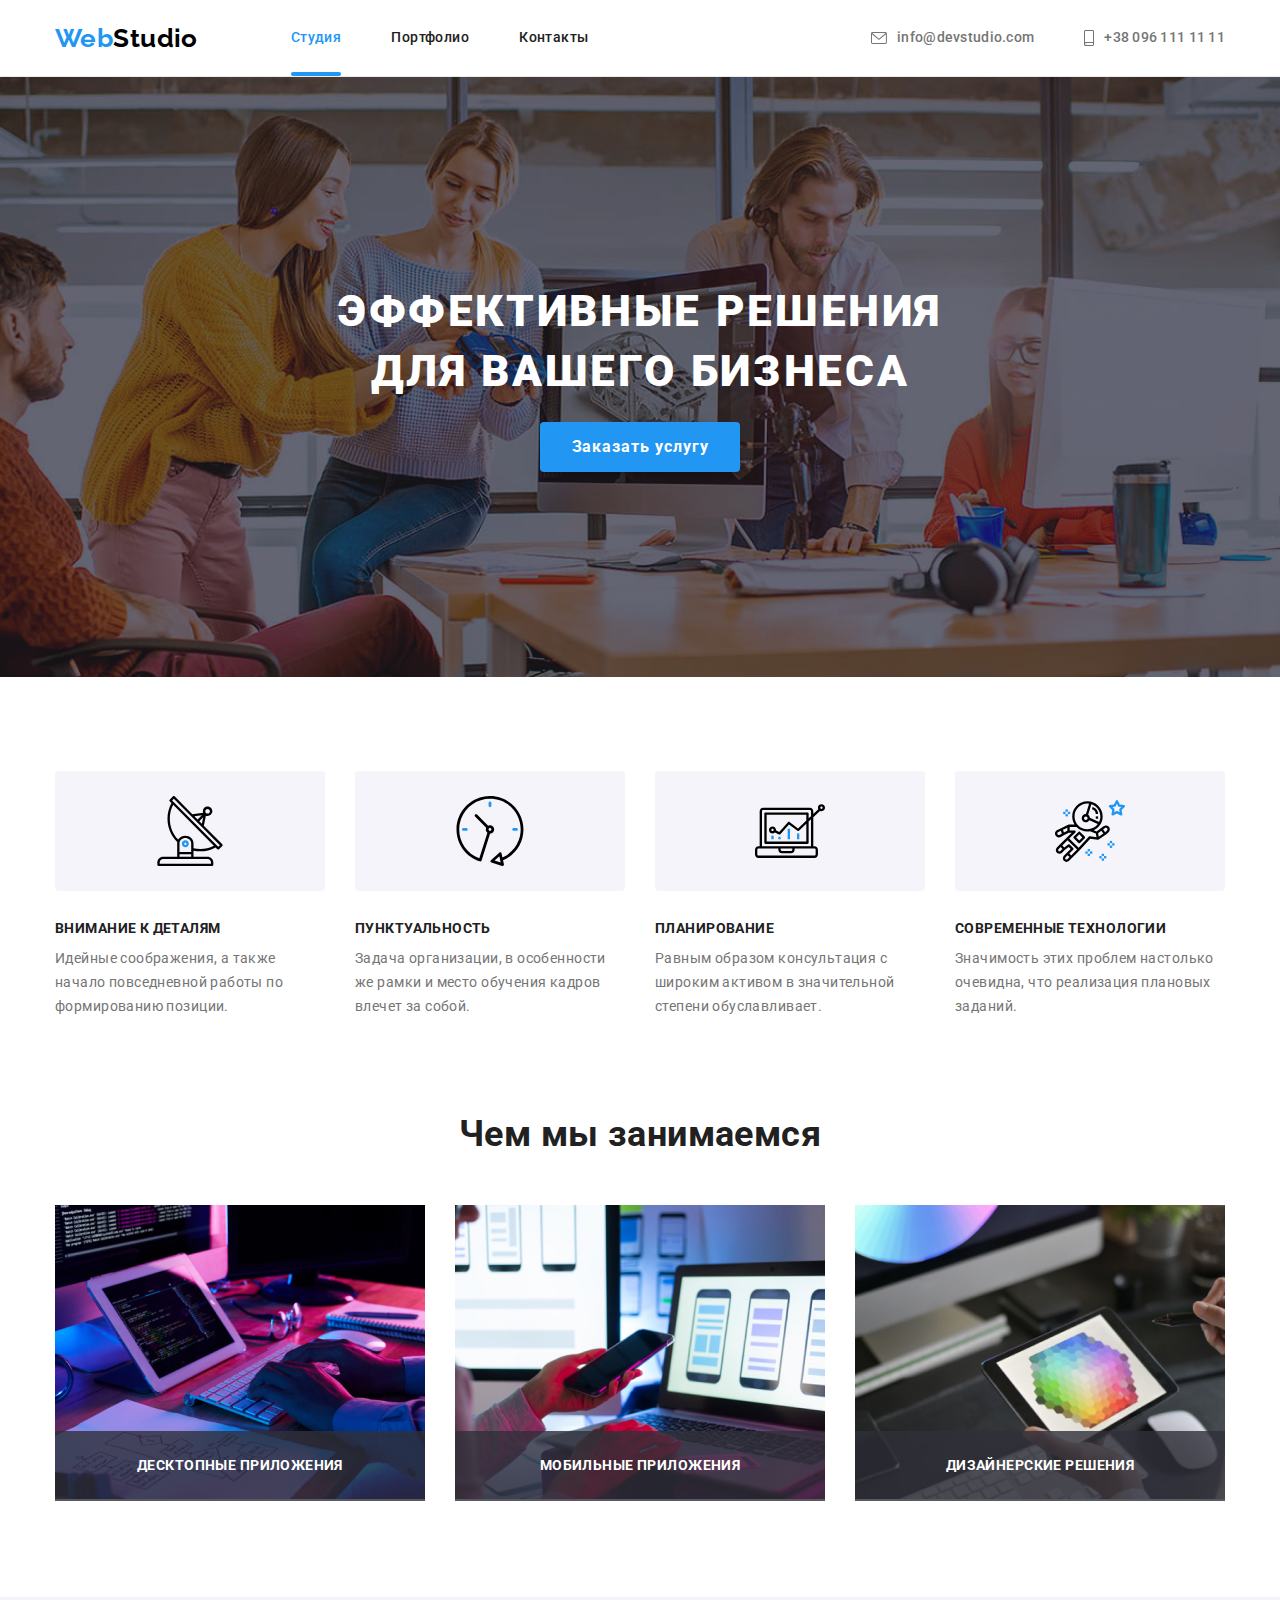
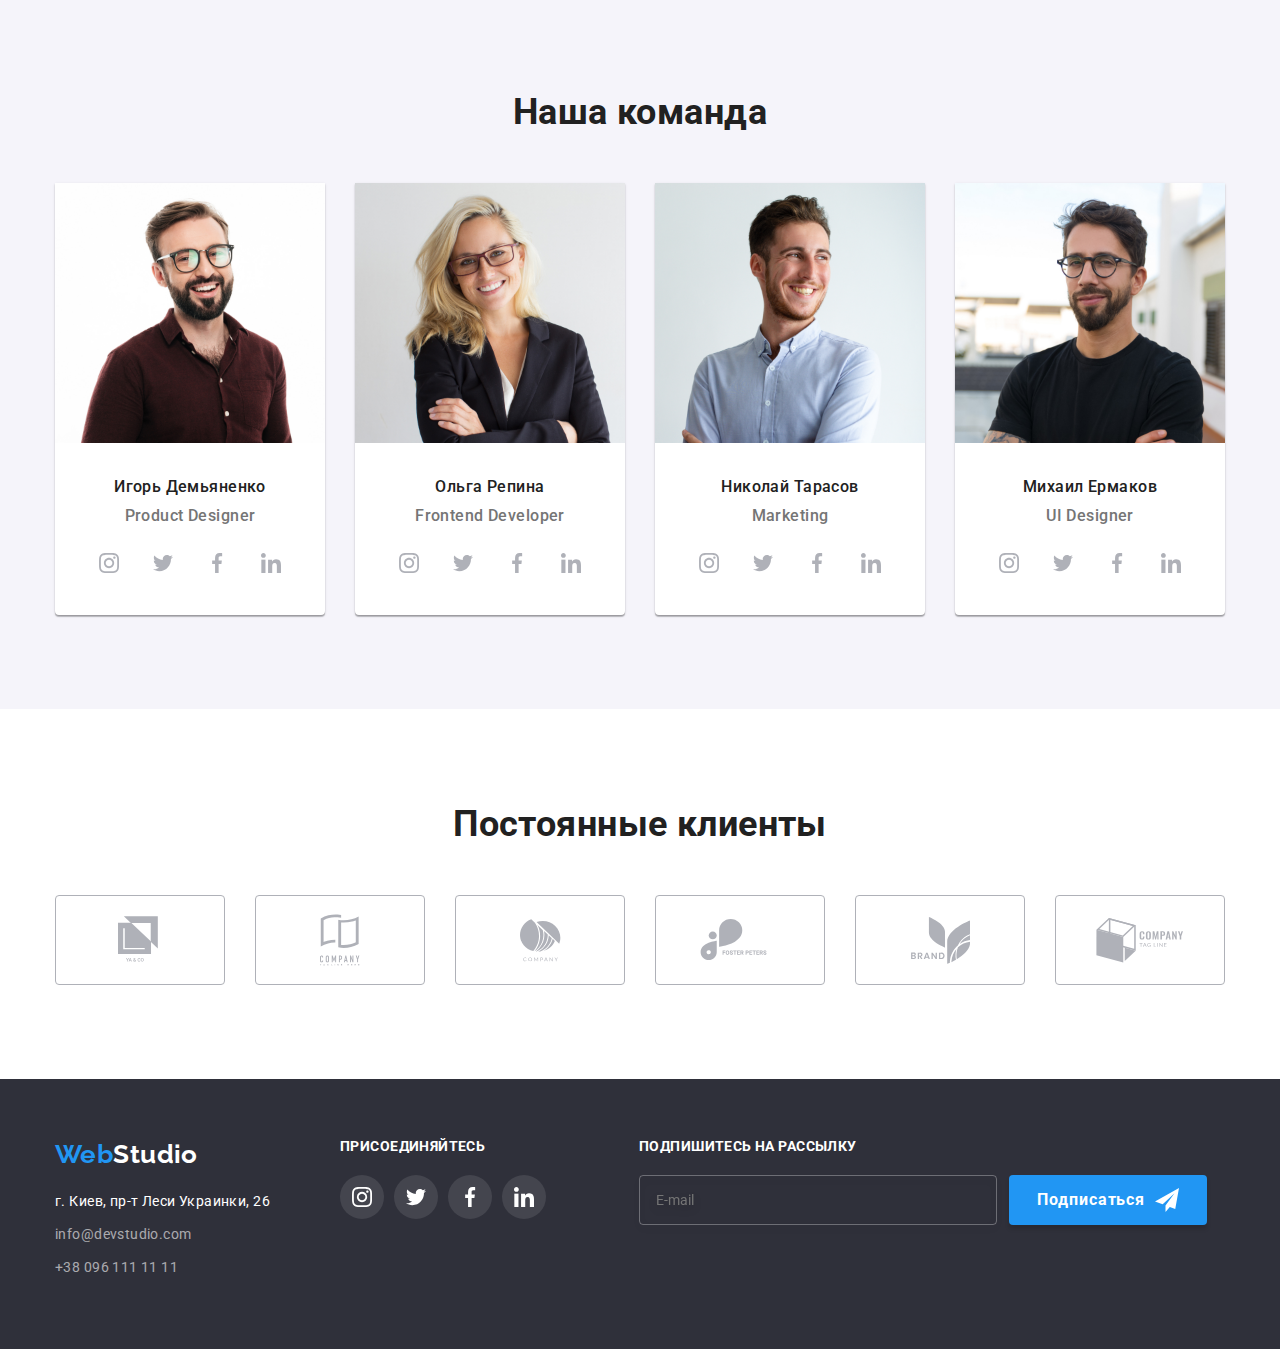
<file: index.html>
<!DOCTYPE html>
<html lang="en">
  <head>
    <meta charset="UTF-8" />
    <meta http-equiv="X-UA-Compatible" content="IE=edge" />
    <meta name="viewport" content="width=device-width, initial-scale=1.0" />
    <title>Studio</title>
    <link rel="preconnect" href="https://fonts.gstatic.com">
    <link href="https://fonts.googleapis.com/css2?family=Raleway:wght@700&family=Roboto:wght@400;500;700;900&display=swap" rel="stylesheet">   
    <link rel="stylesheet" href="./css/main.css">
  </head>
  <body>
    <header class="page-header">
      <div class="container page-header__container">
      <nav class="nav">
        <a class="nav__logo" href="./index.html"><span class="nav__logo--web">Web</span>Studio</a>
        <ul class="nav__list list">
          <li class="nav__list-item"><a href="./index.html" class="nav__link nav__link--current ">Студия</a></li>
          <li class="nav__list-item"><a href="./portfolio.html" class="nav__link"> Портфолио</a></li>
          <li class="nav__list-item"><a href="#" class="nav__link">Контакты</a></li>
        </ul>
      </nav>
        <a href="mailto:info@devstudio.com" class="page-header__contacts page-header__contacts--mail">
          <svg class="page-header__contacts-icon" height="12px" width="16px">
            <use href="./img/svg/sprite.svg#icon-envelope"></use>
          </svg>
          info@devstudio.com</a>
        <a href="tel:+380961111111" class="page-header__contacts">
          <svg class="page-header__contacts-icon" height="16px" width="10px">
          <use href="./img/svg/sprite.svg#icon-smartphone"></use>
        </svg>
        +38 096 111 11 11</a>
    </div>
    </header>
    <main> 
    <section class="hero">
      <div class="container hero__content">
      <h1 class="hero__title">Эффективные решения для вашего бизнеса</h1>
      <button class="btn hero__btn" type="button" data-modal-open>Заказать услугу</button>
    </div>
    </section> 
    <section class="section preferenses">
      <div class="container">
      <h2 class="title-hidden">Preferenses</h2>
      <ul class="preferenses__list list card">
        <li class="item mainfo">
          <div class="preferenses__svg">
          <svg class="preferenses__svg--icons">
            <use href="./img/svg/sprite.svg#icon-antenna"></use>
          </svg>
        </div>
          <h3 class="preferenses__titles">Внимание к деталям</h3>
          <p class="preferenses__text">
            Идейные соображения, а также начало повседневной работы по
            формированию позиции.
          </p>
        </li>
        <li class="item mainfo">
          <div class="preferenses__svg">
            <svg class="preferenses__svg--icons">
              <use href="./img/svg/sprite.svg#icon-clock"></use>
            </svg>
          </div>
          <h3 class="preferenses__titles">Пунктуальность</h3>
          <p class="preferenses__text">
            Задача организации, в особенности же рамки и место обучения кадров
            влечет за собой.
          </p>
        </li>
        <li class="item mainfo">
          <div class="preferenses__svg">
          <svg class="preferenses__svg--icons">
            <use href="./img/svg/sprite.svg#icon-diagram"></use>
          </svg>
        </div>
          <h3 class="preferenses__titles">Планирование</h3>
          <p class="preferenses__text">
            Равным образом консультация с широким активом в значительной степени
            обуславливает.
          </p>
        </li>
        <li class="item mainfo">
          <div class="preferenses__svg">
          <svg class="preferenses__svg--icons">
            <use href="./img/svg/sprite.svg#icon-astronaut"></use>
          </svg>
        </div>
          <h3 class="preferenses__titles">Современные технологии</h3>
          <p class="preferenses__text">
            Значимость этих проблем настолько очевидна, что реализация плановых
            заданий.
          </p>
        </li>
      </ul>
    </div>
    </section>
    <section class="section works">
      <div class="container">
      <h2 class="middle-title">Чем мы занимаемся</h2>
      <ul class="works__list list card">
        <li class="works__items item">
          <img
            src="./img/box_1.jpg"
            alt="first image"
            width="370"
          />
          <div class=works__overlay>
            <p class="works__overlay-text">Десктопные приложения</p>
          </div>
        </li>
        <li class="works__items item">
          <img
            src="./img/box_2.jpg"
            alt="second image"
            width="370"
          />
          <div class=works__overlay>
            <p class="works__overlay-text">Мобильные приложения</p>
          </div>
        </li>
        <li class="works__items item">
          <img
            src="./img/box_3.jpg"
            alt="third image"
            width="370"
          />
          <div class=works__overlay>
            <p class="works__overlay-text">Дизайнерские решения</p>
          </div>
        </li>
      </ul>
    </div>
    </section>
    <section class="section team">
      <div class="container">
        <h2 class="middle-title">Наша команда</h2>
        <ul class="team__list list card">
          <li class="item team__item">
            <img class="team__block" src="./img/igor.jpg" alt="Product Designer" 
            height="260" 
            width="270"/>
            <h3 class="team__title">Игорь Демьяненко</h3>
            <p class="team__block-text">Product Designer</p>
            <ul class="team__socials list team__block">
              <li class="team__socials-items">
                <a href="" class="team__socials-links">
                  <svg class="team__socials-icons">
                    <use href="./img/svg/sprite.svg#icon-instagram"></use>
                  </svg>
                </a>
              </li>
              <li class="team__socials-items">
                <a href="" class="team__socials-links">
                  <svg class="team__socials-icons">
                    <use href="./img/svg/sprite.svg#icon-twitter"></use>
                  </svg>
                </a>
              </li>
              <li class="team__socials-items">
                <a href="" class="team__socials-links">
                  <svg class="team__socials-icons">
                    <use href="./img/svg/sprite.svg#icon-facebook"></use>
                  </svg>
                </a>
              </li><li class="team__socials-items">
                <a href="" class="team__socials-links">
                  <svg class="team__socials-icons">
                    <use href="./img/svg/sprite.svg#icon-linkedin"></use>
                  </svg>
                </a>
              </li>
            </ul>
          </li>
          <li class="item team__item">
            <img class="team__block"
              src="./img/olga.jpg"
              alt="Frontend Developer"
              height="260" 
              width="270"/>
            <h3 class="team__title">Ольга Репина</h3>
            <p class="team__block-text">Frontend Developer</p>
            <ul class="team__socials list team__block">
              <li class="team__socials-items">
                <a href="" class="team__socials-links">
                  <svg class="team__socials-icons">
                    <use href="./img/svg/sprite.svg#icon-instagram"></use>
                  </svg>
                </a>
              </li>
              <li class="team__socials-items">
                <a href="" class="team__socials-links">
                  <svg class="team__socials-icons">
                    <use href="./img/svg/sprite.svg#icon-twitter"></use>
                  </svg>
                </a>
              </li>
              <li class="team__socials-items">
                <a href="" class="team__socials-links">
                  <svg class="team__socials-icons">
                    <use href="./img/svg/sprite.svg#icon-facebook"></use>
                  </svg>
                </a>
              </li><li class="team__socials-items">
                <a href="" class="team__socials-links">
                  <svg class="team__socials-icons">
                    <use href="./img/svg/sprite.svg#icon-linkedin"></use>
                  </svg>
                </a>
              </li>
            </ul>
          </li>
          <li class="item team__item">
            <img class="team__block" src="./img/nikolai.jpg" alt="Marketing" 
            height="260" 
            width="270"/>
            <h3 class="team__title">Николай Тарасов</h3>
            <p class="team__block-text">Marketing</p>
            <ul class="team__socials list team__block">
              <li class="team__socials-items">
                <a href="" class="team__socials-links">
                  <svg class="team__socials-icons">
                    <use href="./img/svg/sprite.svg#icon-instagram"></use>
                  </svg>
                </a>
              </li>
              <li class="team__socials-items">
                <a href="" class="team__socials-links">
                  <svg class="team__socials-icons">
                    <use href="./img/svg/sprite.svg#icon-twitter"></use>
                  </svg>
                </a>
              </li>
              <li class="team__socials-items">
                <a href="" class="team__socials-links">
                  <svg class="team__socials-icons">
                    <use href="./img/svg/sprite.svg#icon-facebook"></use>
                  </svg>
                </a>
              </li><li class="team__socials-items">
                <a href="" class="team__socials-links">
                  <svg class="team__socials-icons">
                    <use href="./img/svg/sprite.svg#icon-linkedin"></use>
                  </svg>
                </a>
              </li>
            </ul>
          </li>
          <li class="item team__item">
            <img class="team__block" src="./img/misha.jpg" alt="UI Designer" 
            height="260" 
            width="270"/>
            <h3 class="team__title">Михаил Ермаков</h3>
            <p class="team__block-text">UI Designer</p>
            <ul class="team__socials list team__block">
              <li class="team__socials-items">
                <a href="" class="team__socials-links">
                  <svg class="team__socials-icons">
                    <use href="./img/svg/sprite.svg#icon-instagram"></use>
                  </svg>
                </a>
              </li>
              <li class="team__socials-items">
                <a href="" class="team__socials-links">
                  <svg class="team__socials-icons">
                    <use href="./img/svg/sprite.svg#icon-twitter"></use>
                  </svg>
                </a>
              </li>
              <li class="team__socials-items">
                <a href="" class="team__socials-links">
                  <svg class="team__socials-icons">
                    <use href="./img/svg/sprite.svg#icon-facebook"></use>
                  </svg>
                </a>
              </li><li class="team__socials-items">
                <a href="" class="team__socials-links">
                  <svg class="team__socials-icons">
                    <use href="./img/svg/sprite.svg#icon-linkedin"></use>
                  </svg>
                </a>
              </li>
            </ul>
          </li>
        </ul>
      </div>
    </section> 
    <section class="section clients">
      <div class="container">
        <h2 class="middle-title">Постоянные клиенты</h2>
        <ul class="clients__list list">
          <li class="clients__item">
            <a href="" class="clients__link">
              <svg class="clients__icon" width="44px" height="49px">
                <use href="./img/svg/sprite.svg#icon-logo-1"></use>
              </svg>
            </a>
          </li>
          <li class="clients__item">
            <a href="" class="clients__link">
              <svg class="clients__icon" width="40px" height="52px">
                <use href="./img/svg/sprite.svg#icon-logo-2"></use>
              </svg>
            </a>
          </li>
          <li class="clients__item">
            <a href="" class="clients__link">
              <svg class="clients__icon" width="41px" height="43px">
                <use href="./img/svg/sprite.svg#icon-logo-3"></use>
              </svg>
            </a>
          </li>
          <li class="clients__item">
            <a href="" class="clients__link">
              <svg class="clients__icon" width="80px" height="42px">
                <use href="./img/svg/sprite.svg#icon-logo-4"></use>
              </svg>
            </a>
          </li>
          <li class="clients__item">
            <a href="" class="clients__link">
              <svg class="clients__icon" width="59px" height="47px">
                <use href="./img/svg/sprite.svg#icon-logo-5"></use>
              </svg>
            </a>
          </li>
          <li class="clients__item">
            <a href="" class="clients__link">
              <svg class="clients__icon" width="88px" height="45px">
                <use href="./img/svg/sprite.svg#icon-logo-6"></use>
              </svg>
            </a>
          </li>
        </ul>
      </div>
    </section>
    </main>
    <footer class="footer">
      <div class="container footer-section">
        <div class="footer__info">
          <a class="footer__logo" href="./index.html"><span class="nav__logo--web">Web</span>Studio</a>
          <address class="footer__address">
              <span class="footer__address-item">г. Киев, пр-т Леси Украинки, 26</span>
              <a class="footer__contacts" href="mailto:info@devstudio.com">info@devstudio.com</a>
              <a class="footer__contacts" href="tel:+380961111111">+38 096 111 11 11</a>
          </address>
        </div>
        <div class="footer__join-us">
          <p class="footer__join-us-text">присоединяйтесь</p>
          <ul class="footer__socials list">
            <li class="footer__socials-item">
              <a href="" class="footer__socials-links">
                <svg class="footer__socials-icons">
                  <use href="./img/svg/sprite.svg#icon-instagram"></use>
                </svg>
              </a>
            </li>
            <li class="footer__socials-item">
              <a href="" class="footer__socials-links">
                <svg class="footer__socials-icons">
                  <use href="./img/svg/sprite.svg#icon-twitter"></use>
                </svg>
              </a>
            </li>
            <li class="footer__socials-item">
              <a href="" class="footer__socials-links">
                <svg class="footer__socials-icons">
                  <use href="./img/svg/sprite.svg#icon-facebook"></use>
                </svg>
              </a>
            </li>
            <li class="footer__socials-item">
              <a href="" class="footer__socials-links">
                <svg class="footer__socials-icons">
                  <use href="./img/svg/sprite.svg#icon-linkedin"></use>
                </svg>
              </a>
            </li>
          </ul>
        </div>
        <div class="footer__subscribe-form">
          <p class="footer__join-us-text">подпишитесь на рассылку</p>
        <form class="subscribe">
          <label for="sub-email" class="sub__label">
          <input class="sub__input" type="email" required id="sub-email" placeholder="E-mail">
          </label>
          <button type="submit" class="btn sub__btn">
            Подписаться
            <svg class="sub__svg" width="24px" height="24px">
              <use href="./img/svg/sprite2.svg#icon-send"></use>
            </svg>
          </button>
        </form>
        </div>
      </div>
    </footer> 
     <div class="backdrop is-hidden" data-modal> 
      <div class="modal">
        <button class="modal__close-btn" data-modal-close>
          <svg class="modal__close-svg" width="18" height="18" viewBox="0 0 18 18" fill="none" xmlns="http://www.w3.org/2000/svg">
            <path d="M15 4.10786L13.8921 3L9.5 7.39214L5.10786 3L4 4.10786L8.39214 8.5L4 12.8921L5.10786 14L9.5 9.60786L13.8921 14L15 12.8921L10.6079 8.5L15 4.10786Z" />
          </svg>
        </button>
        <h2 class="modal__title">Оставьте свои данные, мы вам перезвоним</h2>
        <form name="user-contacts" class="modal-form">
            <label for="your-name" class="modal__label">Имя
            <input type="text" id="your-name" name="user-name" required class="modal-form-inputs modal__inputs" pattern="^[a-zA-ZА-Яа-яЁё\s]+$" />
            <svg class="modal-form__svg" id="your-name">
              <use href="./img/svg/sprite2.svg#person"></use>
            </svg>
          </label>
            <label for="tel" class="modal__label">Телефон
            <input type="tel" name="user-tel" required id="tel" class="modal-form-inputs modal__inputs" pattern="[0-9]{10}" />
            <svg class="modal-form__svg" id="tel">
              <use href="./img/svg/sprite2.svg#phone"></use>
            </svg>
          </label>
            <label for="email" class="modal__label">Почта
            <input type="email" name="user-email" required id="email" class="modal-form-inputs modal__inputs" />
            <svg class="modal-form__svg" id="email">
              <use href="./img/svg/sprite2.svg#email"></use>
            </svg>
          </label>
          <label for="comment" class="modal__label modal-labels">Комментарий
            <textarea name="comment" id="comment" placeholder="Введите текст" class="modal-form-textarea modal__inputs"></textarea>
          </label>
            <input type="checkbox" name="user-checkbox" required id="checkbox"  class="checkbox title-hidden"/>
            <label for="checkbox" class="modal-form-checkbox">Соглашаюсь с рассылкой и принимаю <a href="#" class="modal--link">Условия договора</a></label>
          <button type="submit" class="btn modal__btn">Отправить</button>
        </form>
      </div>
    </div>
    <script src="./js/modal.js"></script>
  </body>
</html>
</file>
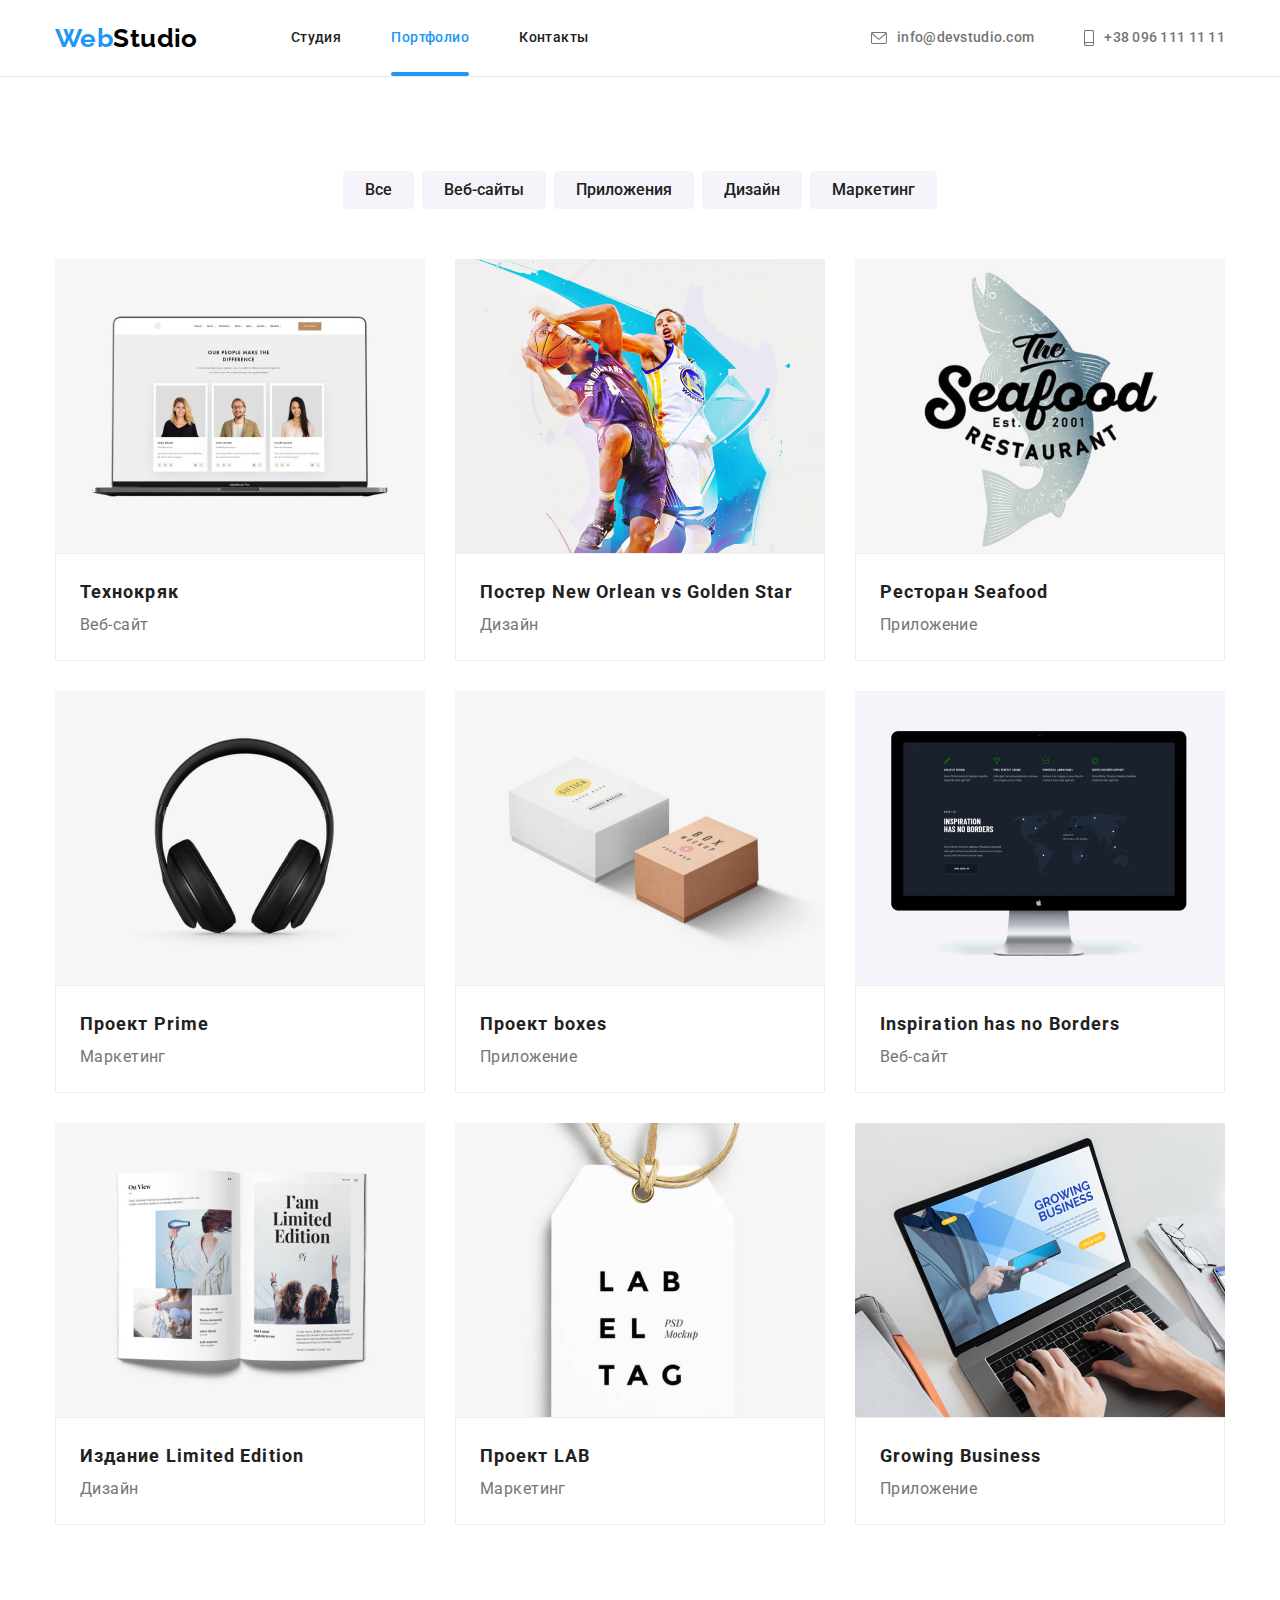
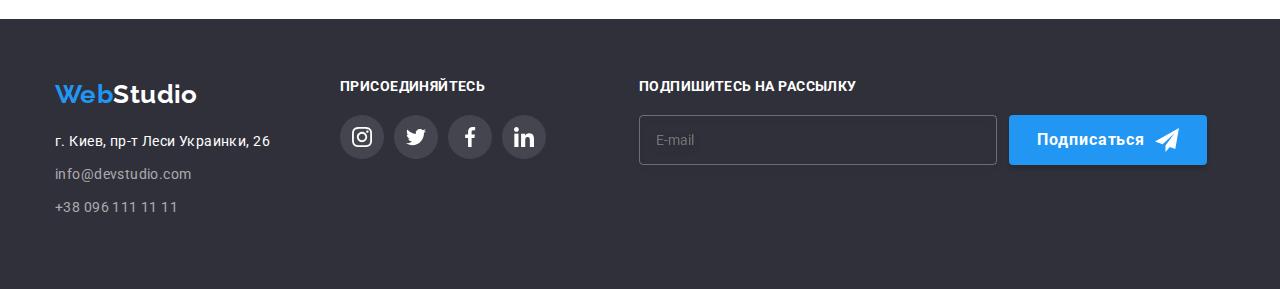
<file: portfolio.html>
<!DOCTYPE html>
<html lang="en">
<head>
    <meta charset="UTF-8">
    <meta http-equiv="X-UA-Compatible" content="IE=edge">
    <meta name="viewport" content="width=device-width, initial-scale=1.0">
    <title>Portfolio</title>
    <link rel="preconnect" href="https://fonts.gstatic.com">
    <link href="https://fonts.googleapis.com/css2?family=Raleway:wght@700&family=Roboto:wght@400;500;700;900&display=swap" rel="stylesheet">    
    <link rel="stylesheet" href="./css/main.css">
</head>
<body>
    <header class="page-header">
        <div class="container page-header__container">
        <nav class="nav">
          <a class="nav__logo" href="./index.html"><span class="nav__logo--web">Web</span>Studio</a>
          <ul class="nav__list list">
            <li class="nav__list-item"><a href="./index.html" class="nav__link">Студия</a></li>
            <li class="nav__list-item"><a href="./portfolio.html" class="nav__link nav__link--current"> Портфолио</a></li>
            <li class="nav__list-item"><a href="#" class="nav__link">Контакты</a></li>
          </ul>
        </nav>
          <a href="mailto:info@devstudio.com" class="page-header__contacts page-header__contacts--mail">
              <svg class="page-header__contacts-icon" height="12px" width="16px">
            <use href="./img/svg/sprite.svg#icon-envelope"></use>
          </svg>
          info@devstudio.com</a>
          <a href="tel:+380961111111" class="page-header__contacts">
              <svg class="page-header__contacts-icon" height="16px" width="10px">
            <use href="./img/svg/sprite.svg#icon-smartphone"></use>
          </svg>
          +38 096 111 11 11</a>
        </div>
      </header>
    <main>
        <section class="section portfolio-section">
            <div class="container">
            <h1 class="title-hidden">buttons</h1>
            <ul class="list portfolio__btn-list">
              <li class="potfolio__btn-item"><button class="potfolio__btn" type="button">Все</button></li>
              <li class="potfolio__btn-item"><button class="potfolio__btn" type="button">Веб-сайты</button></li>
              <li class="potfolio__btn-item"><button class="potfolio__btn" type="button">Приложения</button></li>
              <li class="potfolio__btn-item"><button class="potfolio__btn" type="button">Дизайн</button></li>
              <li class="potfolio__btn-item"><button class="potfolio__btn" type="button">Маркетинг</button></li>
            </ul>
            <h2 class="title-hidden">examples</h2>
            <ul class="potfolio__examples list ">
                <li class="portfolio__card">
                  <a href="" class="portfolio__item--link">
                  <div class="portfolio__overlay-group">
                    <div class="portfolio__overlay-item">
                      <p class="portfolio__overlay-text">Технокряк это современная площадка распространения коронавируса. Компании используют эту платформу для цифрового шпионажа и атак на защищённые сервера конкурентов.</p>
                    </div>
                    <img src="./img/technokryak.jpg" alt="technokryak"  class="portfolio__item-img" width="370">
                  </div>
                  <div class="portfolio__card--boxes">
                      <h3 class="portfolio__card-title">Технокряк</h3>
                      <p class="porfolio__cards-txt">Веб-сайт</p>
                  </div>
                  </a>
                </li>
                <li class="portfolio__card">
                  <a href="" class="portfolio__item--link">
                    <div class="portfolio__overlay-group">
                    <div class="portfolio__overlay-item">
                      <p class="portfolio__overlay-text">Технокряк это современная площадка распространения коронавируса. Компании используют эту платформу для цифрового шпионажа и атак на защищённые сервера конкурентов.</p>
                    </div>
                    <img src="./img/poster-design.jpg" alt="poster-design"  class="portfolio__item-img" width="370">
                  </div>
                    <div class="portfolio__card--boxes">
                      <h3 class="portfolio__card-title">Постер New Orlean vs Golden Star</h3>
                    <p class="porfolio__cards-txt">Дизайн</p>
                    </div>
                  </a>
                </li>
                <li class="portfolio__card">
                  <a href="" class="portfolio__item--link">
                    <div class="portfolio__overlay-group">
                    <div class="portfolio__overlay-item">
                      <p class="portfolio__overlay-text">Технокряк это современная площадка распространения коронавируса. Компании используют эту платформу для цифрового шпионажа и атак на защищённые сервера конкурентов.</p>
                    </div>
                    <img src="./img/restaurant-app.jpg" alt="restaurant-app"  class="portfolio__item-img" width="370">
                  </div>
                    <div class="portfolio__card--boxes">
                      <h3 class="portfolio__card-title">Ресторан Seafood</h3>
                      <p class="porfolio__cards-txt">Приложение</p>
                </div>
                </a>
                </li>
                <li class="portfolio__card">
                  <a href="" class="portfolio__item--link">
                    <div class="portfolio__overlay-group">
                    <div class="portfolio__overlay-item">
                      <p class="portfolio__overlay-text">Технокряк это современная площадка распространения коронавируса. Компании используют эту платформу для цифрового шпионажа и атак на защищённые сервера конкурентов.</p>
                    </div>
                    <img src="./img/project-prime.jpg" alt="project-prime"  class="portfolio__item-img" width="370">
                  </div>
                    <div class="portfolio__card--boxes">
                      <h3 class="portfolio__card-title">Проект Prime</h3>
                      <p class="porfolio__cards-txt">Маркетинг</p>
                    </div>
                    </a>
                </li>
                <li class="portfolio__card">
                  <a href="" class="portfolio__item--link">
                    <div class="portfolio__overlay-group">
                    <div class="portfolio__overlay-item">
                      <p class="portfolio__overlay-text">Технокряк это современная площадка распространения коронавируса. Компании используют эту платформу для цифрового шпионажа и атак на защищённые сервера конкурентов.</p>
                    </div>
                    <img src="./img/project-boxes-app.jpg" alt="project-boxes-app"  class="portfolio__item-img" width="370">
                  </div>
                    <div class="portfolio__card--boxes">
                      <h3 class="portfolio__card-title">Проект boxes</h3>
                      <p class="porfolio__cards-txt">Приложение</p>
                    </div>
                    </a>
                </li>
                <li class="portfolio__card">
                  <a href="" class="portfolio__item--link">
                    <div class="portfolio__overlay-group">
                    <div class="portfolio__overlay-item">
                      <p class="portfolio__overlay-text">Технокряк это современная площадка распространения коронавируса. Компании используют эту платформу для цифрового шпионажа и атак на защищённые сервера конкурентов.</p>
                    </div>
                    <img src="./img/inspiration-web.jpg" alt="inspiration-web"  class="portfolio__item-img" width="370">
                  </div>
                    <div class="portfolio__card--boxes">
                      <h3 class="portfolio__card-title">Inspiration has no Borders</h3>
                      <p class="porfolio__cards-txt">Веб-сайт</p>
                    </div>
                  </a>
                </li>
                <li class="portfolio__card">
                  <a href="" class="portfolio__item--link">
                    <div class="portfolio__overlay-group">
                    <div class="portfolio__overlay-item">
                      <p class="portfolio__overlay-text">Технокряк это современная площадка распространения коронавируса. Компании используют эту платформу для цифрового шпионажа и атак на защищённые сервера конкурентов.</p>
                    </div>
                    <img src="./img/limited-edition-jornal-design.jpg" alt="limited-edition-jornal-design"  class="portfolio__item-img" width="370">
                  </div>
                    <div class="portfolio__card--boxes">
                      <h3 class="portfolio__card-title">Издание Limited Edition</h3>
                      <p class="porfolio__cards-txt">Дизайн</p>
                    </div>
                  </a>
                </li>
                <li class="portfolio__card">
                  <a href="" class="portfolio__item--link">
                    <div class="portfolio__overlay-group">
                    <div class="portfolio__overlay-item">
                      <p class="portfolio__overlay-text">Технокряк это современная площадка распространения коронавируса. Компании используют эту платформу для цифрового шпионажа и атак на защищённые сервера конкурентов.</p>
                    </div>
                    <img src="./img/project-lab.jpg" alt="project-lab"  class="portfolio__item-img" width="370">
                  </div>
                    <div class="portfolio__card--boxes">
                      <h3 class="portfolio__card-title">Проект LAB</h3>
                      <p class="porfolio__cards-txt">Маркетинг</p>
                    </div>
                  </a>
                </li>
                <li class="portfolio__card">
                  <a href="" class="portfolio__item--link">
                    <div class="portfolio__overlay-group">
                    <div class="portfolio__overlay-item">
                      <p class="portfolio__overlay-text">Технокряк это современная площадка распространения коронавируса. Компании используют эту платформу для цифрового шпионажа и атак на защищённые сервера конкурентов.</p>
                    </div>
                    <img src="./img/growning-business-app.jpg" alt="growning-business-app"  class="portfolio__item-img" width="370">
                  </div>
                    <div class="portfolio__card--boxes">
                      <h3 class="portfolio__card-title">Growing Business</h3>
                      <p class="porfolio__cards-txt">Приложение</p>
                    </div>
                    </a>
                </li>
            </ul>
        </div>
        </section>
    </main>
    <footer class="footer">
      <div class="container footer-section">
        <div class="footer__info">
          <a class="footer__logo" href="./index.html"><span class="nav__logo--web">Web</span>Studio</a>
          <address class="footer__address">
              <span class="footer__address-item">г. Киев, пр-т Леси Украинки, 26</span>
              <a class="footer__contacts" href="mailto:info@devstudio.com">info@devstudio.com</a>
              <a class="footer__contacts" href="tel:+380961111111">+38 096 111 11 11</a>
          </address>
        </div>
        <div class="footer__join-us">
          <p class="footer__join-us-text">присоединяйтесь</p>
          <ul class="footer__socials list">
            <li class="footer__socials-item">
              <a href="" class="footer__socials-links">
                <svg class="footer__socials-icons">
                  <use href="./img/svg/sprite.svg#icon-instagram"></use>
                </svg>
              </a>
            </li>
            <li class="footer__socials-item">
              <a href="" class="footer__socials-links">
                <svg class="footer__socials-icons">
                  <use href="./img/svg/sprite.svg#icon-twitter"></use>
                </svg>
              </a>
            </li>
            <li class="footer__socials-item">
              <a href="" class="footer__socials-links">
                <svg class="footer__socials-icons">
                  <use href="./img/svg/sprite.svg#icon-facebook"></use>
                </svg>
              </a>
            </li>
            <li class="footer__socials-item">
              <a href="" class="footer__socials-links">
                <svg class="footer__socials-icons">
                  <use href="./img/svg/sprite.svg#icon-linkedin"></use>
                </svg>
              </a>
            </li>
          </ul>
        </div>
        <div class="footer__subscribe-form">
          <p class="footer__join-us-text">подпишитесь на рассылку</p>
        <form class="subscribe">
          <label for="sub-email" class="sub__label">
          <input class="sub__input" type="email" required id="sub-email" placeholder="E-mail">
          </label>
          <button type="submit" class="btn sub__btn">
            Подписаться
            <svg class="sub__svg" width="24px" height="24px">
              <use href="./img/svg/sprite2.svg#icon-send"></use>
            </svg>
          </button>
        </form>
        </div>
      </div>
    </footer> 
</body>
</html>
</file>
<file: css/main.css>
html {
  box-sizing: border-box;
}

*,
*::before,
*::after {
  box-sizing: inherit;
}

html {
  line-height: 1.15;
}

body {
  margin: 0;
}

h1 {
  font-size: 2em;
  margin: 0.67em 0;
}

hr {
  box-sizing: content-box;
  height: 0;
}

pre {
  font-family: monospace, monospace;
  font-size: 1em;
}

a {
  -webkit-text-decoration-skip: objects;
}

abbr[title] {
  text-decoration: underline dotted;
}

b,
strong {
  font-weight: bolder;
}

code,
kbd,
samp {
  font-family: monospace, monospace;
  font-size: 1em;
}

small {
  font-size: 80%;
}

sub,
sup {
  font-size: 75%;
  line-height: 0;
  position: relative;
  vertical-align: baseline;
}

sub {
  bottom: -0.25em;
}

sup {
  top: -0.5em;
}

button,
input,
optgroup,
select,
textarea {
  font-family: inherit;
  font-size: 100%;
  line-height: 1.15;
  margin: 0;
}

button,
select {
  text-transform: none;
}

button,
[type='reset'],
[type='submit'] {
  -webkit-appearance: button;
}

button::-moz-focus-inner,
[type='button']::-moz-focus-inner,
[type='reset']::-moz-focus-inner,
[type='submit']::-moz-focus-inner {
  border-style: none;
  padding: 0;
}

button:-moz-focusring,
[type='button']:-moz-focusring,
[type='reset']:-moz-focusring,
[type='submit']:-moz-focusring {
  outline: 1px dotted ButtonText;
}

fieldset {
  padding: 0.35em 0.75em 0.625em;
}

legend {
  padding: 0;
}

progress {
  vertical-align: baseline;
}

[type='number']::-webkit-inner-spin-button,
[type='number']::-webkit-outer-spin-button {
  height: auto;
}

[type='search'] {
  -webkit-appearance: textfield;
  outline-offset: -2px;
}

[type='search']::-webkit-search-cancel-button,
[type='search']::-webkit-search-decoration {
  -webkit-appearance: none;
}

::-webkit-file-upload-button {
  -webkit-appearance: button;
  font: inherit;
}

details {
  display: block;
}

summary {
  display: list-item;
}

body {
  background: var(--white-main-and-other);
  font-family: 'Roboto', sans-serif;
  font-weight: 400;
  font-size: 14px;
  letter-spacing: 0.03em;
  line-height: 1.14;
  color: var(--text-font-color);
}

:root {
  --headers-font-color: #212121;
  --text-font-color:  #757575;
  --other-fonts: #2196F3;
  --white-main-and-other: #fff;
  --svg-icons:#AFB1B8;
  --grey-background: #F5F4FA;
  --animation: 250ms cubic-bezier(0.4, 0, 0.2, 1);
}

h1,
h2,
h3,
h4,
h5,
h6,
p,
ul {
  margin: 0;
  padding: 0;
}

.list {
  list-style: none;
}

.title-hidden {
  display: none;
}

.container {
  width: 1200px;
  padding-left: 15px;
  padding-right: 15px;
  margin-right: auto;
  margin-left: auto;
}

.card {
  display: flex;
  flex-wrap: wrap;
  margin-left: -30px;
  margin-top: -30px;
}

.item {
  margin-left: 30px;
  margin-top: 30px;
}

.btn {
  display: inline-block;
  align-items: center;
  text-align: center;
  font-weight: 700;
  font-size: 16px;
  line-height: 1.88;
  letter-spacing: 0.058em;
  color: var(--white-main-and-other);
  background: var(--other-fonts);
  box-shadow: 0px 4px 4px rgba(0, 0, 0, 0.15);
  border-radius: 4px;
  border: 0;
  cursor: pointer;
}

.backdrop {
  position: fixed;
  top: 0;
  left: 0;
  width: 100%;
  height: 100%;
  background-color: rgba(0, 0, 0, 0.2);
  z-index: 5;
  opacity: 1;
  transform: scale(1);
  transition: opacity var(--animation), transform var(--animation);
}

.backdrop.is-hidden {
  opacity: 0;
  visibility: hidden;
  pointer-events: none;
  transform: scale(0.8);
  transition: opacity var(--animation), visibility var(--animation), transform var(--animation);
}

.modal {
  position: absolute;
  top: 50%;
  left: 50%;
  transform: translate(-50%, -50%);
  width: 528px;
  height: 581px;
  padding: 40px;
  background: var(--white-main-and-other);
  box-shadow: 0px 1px 3px rgba(0, 0, 0, 0.12), 0px 1px 1px rgba(0, 0, 0, 0.14), 0px 2px 1px rgba(0, 0, 0, 0.2);
  border-radius: 4px;
}

.modal__close-btn {
  display: flex;
  justify-content: center;
  align-items: center;
  position: absolute;
  top: 8px;
  right: 8px;
  width: 30px;
  height: 30px;
  background: var(--white-main-and-other);
  border: 1px solid rgba(0, 0, 0, 0.1);
  box-sizing: border-box;
  border-radius: 50%;
  cursor: pointer;
}

.modal__close-svg {
  fill: #000;
  transition: fill var(--animation);
}

.modal__close-btn:focus .modal__close-svg,
.modal__close-btn:hover .modal__close-svg {
  fill: var(--other-fonts);
}

.modal-form {
  display: flex;
  flex-direction: column;
  align-items: center;
}

.modal__title {
  margin-bottom: 12px;
  font-style: normal;
  font-weight: 700;
  font-size: 20px;
  line-height: 1.15;
  text-align: center;
  color: var(--headers-font-color);
}

.modal__label {
  position: relative;
  display: flex;
  flex-direction: column;
  margin-bottom: 10px;
  width: 100%;
  font-style: normal;
  font-weight: 400;
  font-size: 12px;
  line-height: 1.17;
  letter-spacing: 0.01em;
  color: var(--text-font-color);
}

.modal-form-inputs {
  margin-top: 4px;
  padding-left: 42px;
  height: 40px;
  border: 1px solid rgba(33, 33, 33, 0.2);
  box-sizing: border-box;
  border-radius: 4px;
}

input:-webkit-autofill,
input:-webkit-autofill:hover,
input:-webkit-autofill:focus {
  font-family: 'Roboto';
  font-weight: 400;
  font-size: 14px;
  letter-spacing: 0.03em;
  line-height: 1.14;
  color: var(--text-font-color);
  box-shadow: 0 0 0px 1000px #fff inset;
}

.modal-form__svg {
  position: absolute;
  left: 12px;
  width: 18px;
  height: 18px;
  bottom: 11px;
  fill: var(--headers-font-color);
}

.modal__inputs:focus {
  outline: none;
  border: 1px solid var(--other-fonts);
  background-color: var(--white-main-and-other);
}

.modal__inputs:focus + .modal-form__svg {
  fill: var(--other-fonts);
}

.modal-form-textarea {
  padding: 12px 16px;
  margin-top: 4px;
  resize: none;
  height: 120px;
  margin-bottom: 20px;
  border: 1px solid rgba(33, 33, 33, 0.2);
  box-sizing: border-box;
  border-radius: 4px;
}

.modal-form-textarea::placeholder {
  font-size: 14px;
  line-height: 1.14;
  letter-spacing: 0.01em;
  color: rgba(117, 117, 117, 0.5);
}

.modal-form-checkbox {
  display: inline-block;
  margin-bottom: 30px;
  font-style: normal;
  font-weight: 400;
  font-size: 14px;
  line-height: 1.71;
  color: var(--text-font-color);
}

.modal-form-checkbox::before {
  content: "";
  display: inline-block;
  position: relative;
  top: 3px;
  left: -8px;
  width: 16px;
  height: 16px;
  border: 2px solid #212121;
  border-radius: 2px;
}

.checkbox:checked + .modal-form-checkbox::before {
  background: url(../img/svg/Vector.svg);
  background-repeat: no-repeat;
  background-position: center;
  background-size: contain;
  background-color: var(--other-fonts);
  border: var(--other-fonts);
}

.modal--link {
  color: var(--other-fonts);
}

.modal__btn {
  padding: 10px 55px;
}

.middle-title {
  margin-bottom: 50px;
  font-weight: 700;
  font-size: 36px;
  line-height: 1.17;
  color: var(--headers-font-color);
  text-align: center;
}

.section {
  padding: 94px 0;
}

.page-header {
  padding-top: 15px;
  padding-bottom: 15px;
  border-bottom: 1px solid #ECECEC;
}

.page-header__container {
  display: flex;
  align-items: center;
  justify-content: flex-start;
}

.nav {
  display: flex;
  margin-right: auto;
  align-items: center;
}

.nav__logo {
  font-family: Raleway;
  font-style: normal;
  font-weight: bold;
  font-size: 26px;
  line-height: 1.19;
  color: #000;
  text-decoration: none;
}

.nav__logo--web {
  color: var(--other-fonts);
}

.nav__list {
  display: inline-flex;
  margin-left: 93px;
}

.nav__list .nav__link--current {
  color: var(--other-fonts);
}

.nav__list-item:not(:last-child) {
  margin-right: 50px;
}

.nav__link {
  display: inline-block;
  position: relative;
  font-weight: 500;
  line-height: 1.14;
  color: var(--headers-font-color);
  text-decoration: none;
  transition: color var(--animation);
}

.nav__link--current::after {
  content: "";
  display: block;
  position: absolute;
  bottom: -30px;
  width: 100%;
  height: 4px;
  background: var(--other-fonts);
  border-radius: 2px;
}

.page-header__contacts {
  display: flex;
  align-items: center;
  padding-top: 15px;
  padding-bottom: 15px;
  font-weight: 500;
  letter-spacing: 0.02em;
  text-decoration: none;
  color: var(--text-font-color);
  transition: color var(--animation);
}

.page-header__contacts--mail {
  margin-right: 50px;
}

.nav__link:hover,
.nav__link:focus,
.page-header__contacts:hover,
.page-header__contacts:focus {
  color: var(--other-fonts);
}

.page-header__contacts-icon {
  display: inline-block;
  margin-right: 10px;
  fill: var(--text-font-color);
  transition: fill var(--animation);
}

.page-header__contacts:focus .page-header__contacts-icon,
.page-header__contacts:hover .page-header__contacts-icon {
  fill: var(--other-fonts);
}

.hero {
  display: flex;
  align-items: center;
  justify-content: center;
  max-width: 1600px;
  height: 600px;
  margin-right: auto;
  margin-left: auto;
  padding: 200px 0;
  background: #C4C4C4;
  background-image: url(../img/hero.jpg);
  background-repeat: no-repeat;
  background-position: center;
  background-size: cover;
}

.hero::after {
  content: "";
  position: absolute;
  display: block;
  width: 1600px;
  height: 600px;
  background: rgba(47, 48, 58, 0.4);
  z-index: 1;
}

.hero__content {
  position: absolute;
  z-index: 2;
  display: flex;
  align-items: center;
  flex-direction: column;
  align-content: center;
}

.hero__title {
  width: calc(100% / 12 * 7);
  margin-bottom: 20px;
  font-weight: 900;
  font-size: 44px;
  line-height: 1.36;
  text-align: center;
  letter-spacing: 0.06em;
  text-transform: uppercase;
  color: var(--white-main-and-other);
}

.hero__btn {
  padding: 10px 32px;
}

.preferenses__svg {
  display: flex;
  align-items: center;
  justify-content: center;
  padding: auto;
  padding-top: 25px;
  padding-bottom: 25px;
  margin-bottom: 30px;
  background: var(--grey-background);
  border-radius: 4px;
}

.preferenses__svg--icons {
  width: 70px;
  height: 70px;
}

.preferenses__titles {
  font-style: normal;
  font-size: 14px;
  font-weight: 700;
  text-transform: uppercase;
  margin-bottom: 10px;
  color: var(--headers-font-color);
}

.preferenses__text {
  line-height: 1.71;
}

.mainfo {
  flex-basis: calc((100% - 4 * 30px) / 4);
}

.works {
  padding-top: 0;
}

.works__items {
  position: relative;
  flex-basis: calc((100% - 3 * 30px) / 3);
}

.works__overlay {
  display: flex;
  align-items: center;
  justify-content: center;
  position: absolute;
  height: 70px;
  width: 100%;
  background: rgba(47, 48, 58, 0.8);
  z-index: 2;
  bottom: 2px;
}

.works__overlay-text {
  font-style: normal;
  font-weight: 700;
  letter-spacing: 0.03em;
  text-transform: uppercase;
  color: var(--white-main-and-other);
}

.team {
  background: var(--grey-background);
}

.team__item {
  flex-basis: calc((100% - 4 * 30px) / 4);
  font-size: 16px;
  font-weight: 500;
  line-height: 1.19;
  text-align: center;
  background: var(--white-main-and-other);
  box-shadow: 0px 1px 3px rgba(0, 0, 0, 0.12), 0px 1px 1px rgba(0, 0, 0, 0.14), 0px 2px 1px rgba(0, 0, 0, 0.2);
  border-radius: 0px 0px 4px 4px;
}

.team__block {
  margin-bottom: 30px;
}

.team__title {
  font-style: normal;
  font-weight: 500;
  font-size: 16px;
  line-height: 1.19;
  text-align: center;
  margin-bottom: 10px;
  color: var(--headers-font-color);
}

.team__block-text {
  margin-bottom: 16px;
}

.team__socials {
  display: inline-flex;
}

.team__socials-items:not(:last-child) {
  margin-right: 10px;
}

.team__socials-links {
  display: flex;
  align-items: center;
  justify-content: center;
  width: 44px;
  height: 44px;
  border-radius: 50%;
  transition: color var(--animation);
}

.team__socials-links:hover, .team__socials-links:focus {
  background-color: var(--other-fonts);
}

.team__socials-icons {
  width: 20px;
  height: 20px;
  fill: var(--svg-icons);
  transition: fill var(--animation);
}

.team__socials-links:hover .team__socials-icons,
.team__socials-links:focus .team__socials-icons {
  fill: var(--white-main-and-other);
}

.clients__list {
  display: flex;
}

.clients__link {
  display: inline-flex;
  align-items: center;
  justify-content: center;
  width: 170px;
  height: 90px;
  border: 1px solid var(--svg-icons);
  box-sizing: border-box;
  border-radius: 4px;
  transition: border var(--animation);
}

.clients__link:hover, .clients__link:focus {
  border: 1px solid var(--other-fonts);
  box-sizing: border-box;
  border-radius: 4px;
}

.clients__item:not(:last-child) {
  margin-right: 30px;
}

.clients__icon {
  fill: var(--svg-icons);
  transition: fill var(--animation);
}

.clients__link:hover .clients__icon,
.clients__link:focus .clients__icon {
  fill: var(--other-fonts);
}

.footer {
  padding-top: 60px;
  padding-bottom: 60px;
  background-color: #2F303A;
}

.footer-section {
  display: flex;
}

.footer__logo {
  display: inline-block;
  margin-bottom: 20px;
  font-family: Raleway;
  font-style: normal;
  font-weight: bold;
  font-size: 26px;
  line-height: 1.19;
  color: var(--white-main-and-other);
  text-decoration: none;
}

.footer__address {
  display: flex;
  flex-direction: column;
}

.footer__address-item {
  line-height: 1.71;
  color: var(--white-main-and-other);
  text-decoration: none;
  font-style: normal;
  text-decoration: none;
  margin-bottom: 9px;
}

.footer__contacts {
  line-height: 1.71;
  color: rgba(255, 255, 255, 0.6);
  text-decoration: none;
  font-style: normal;
  transition: color var(--animation);
  margin-bottom: 9px;
}

.footer__contacts:hover, .footer__contacts:focus {
  color: var(--other-fonts);
  cursor: pointer;
}

.footer__join-us {
  display: block;
  margin-left: 70px;
}

.footer__join-us-text {
  display: block;
  margin-bottom: 20px;
  font-style: normal;
  font-weight: 700;
  text-transform: uppercase;
  color: var(--white-main-and-other);
}

.footer__socials {
  display: flex;
}

.footer__socials-item:not(:last-child) {
  margin-right: 10px;
}

.footer__socials-links {
  display: flex;
  align-items: center;
  justify-content: center;
  width: 44px;
  height: 44px;
  border-radius: 50%;
  background: rgba(255, 255, 255, 0.1);
  transition: background-color var(--animation);
}

.footer__socials-links:hover, .footer__socials-links:focus {
  background-color: var(--other-fonts);
}

.footer__socials-icons {
  width: 20px;
  height: 20px;
  fill: var(--white-main-and-other);
}

.footer__subscribe-form {
  display: block;
  margin-left: 93px;
}

.subscribe {
  display: flex;
}

.sub__input {
  height: 50px;
  width: 358px;
  border: 1px solid rgba(255, 255, 255, 0.3);
  box-sizing: border-box;
  filter: drop-shadow(0px 4px 4px rgba(0, 0, 0, 0.15));
  border-radius: 4px;
  padding: 15px 16px;
  background: transparent;
  color: rgba(255, 255, 255, 0.3);
  outline: none;
}

.sub__label::placeholder {
  font-size: 16px;
  line-height: 1.25;
  color: rgba(255, 255, 255, 0.6);
}

.sub__btn {
  display: flex;
  align-items: center;
  justify-content: center;
  padding: 10px 28px;
  margin-left: 12px;
}

.sub__svg {
  margin-left: 10px;
}

.portfolio__btn-list {
  display: flex;
  justify-content: center;
}

.potfolio__btn-item {
  display: inline-block;
  margin-bottom: 50px;
}

.potfolio__btn-item:not(:last-child) {
  margin-right: 8px;
}

.potfolio__btn {
  display: inline-block;
  background: var(--grey-background);
  border-radius: 4px;
  padding: 6px 22px;
  border: 0px;
  font-family: 'Roboto';
  font-weight: 500;
  font-size: 16px;
  line-height: 1.63;
  text-align: center;
  color: var(--headers-font-color);
  transition: background-color var(--animation), color var(--animation), box-shadow var(--animation);
}

.potfolio__btn:hover, .potfolio__btn:focus {
  color: var(--white-main-and-other);
  background-color: var(--other-fonts);
  box-shadow: 0px 3px 1px rgba(0, 0, 0, 0.1), 0px 1px 2px rgba(0, 0, 0, 0.08), 0px 2px 2px rgba(0, 0, 0, 0.12);
  border-radius: 4px;
  cursor: pointer;
}

.potfolio__examples {
  display: flex;
  flex-wrap: wrap;
  margin-top: -30px;
  margin-left: -30px;
}

.portfolio__card {
  display: flex;
  flex-direction: column;
  margin-top: 30px;
  margin-left: 30px;
}

.portfolio__item--link {
  text-decoration: none;
  overflow: hidden;
  transition: box-shadow var(--animation);
}

.portfolio__item--link:hover, .portfolio__item--link:focus {
  box-shadow: 0px 1px 1px rgba(0, 0, 0, 0.12), 0px 4px 4px rgba(0, 0, 0, 0.06), 1px 4px 6px rgba(0, 0, 0, 0.16);
}

.portfolio__item-img {
  display: block;
}

.portfolio__overlay-group {
  position: relative;
  max-width: 370px;
  max-height: 294px;
}

.portfolio__overlay-item {
  position: absolute;
  height: 100%;
  width: 100%;
  background: rgba(33, 150, 243, 0.9);
  top: 0;
  transition: transform var(--animation);
  transform: translatey(101%);
}

.portfolio__item--link:hover .portfolio__overlay-item,
.portfolio__item--link:focus .portfolio__overlay-item {
  transform: translatey(0);
}

.portfolio__overlay-text {
  margin: 63px 24px;
  font-weight: 400;
  font-size: 18px;
  line-height: 1.56;
  color: var(--white-main-and-other);
}

.portfolio__card--boxes {
  position: relative;
  z-index: 5;
  padding: 20px 24px;
  background: var(--white-main-and-other);
  border: 1px solid #EEEEEE;
}

.portfolio__card {
  flex-basis: calc((100% - 3 * 30px) / 3);
}

.portfolio__card-title {
  font-weight: 700;
  font-size: 18px;
  line-height: 2;
  letter-spacing: 0.06em;
  color: var(--headers-font-color);
}

.porfolio__cards-txt {
  display: inline-block;
  font-size: 16px;
  line-height: 1.88;
  color: var(--text-font-color);
}
/*# sourceMappingURL=main.css.map */
</file>
